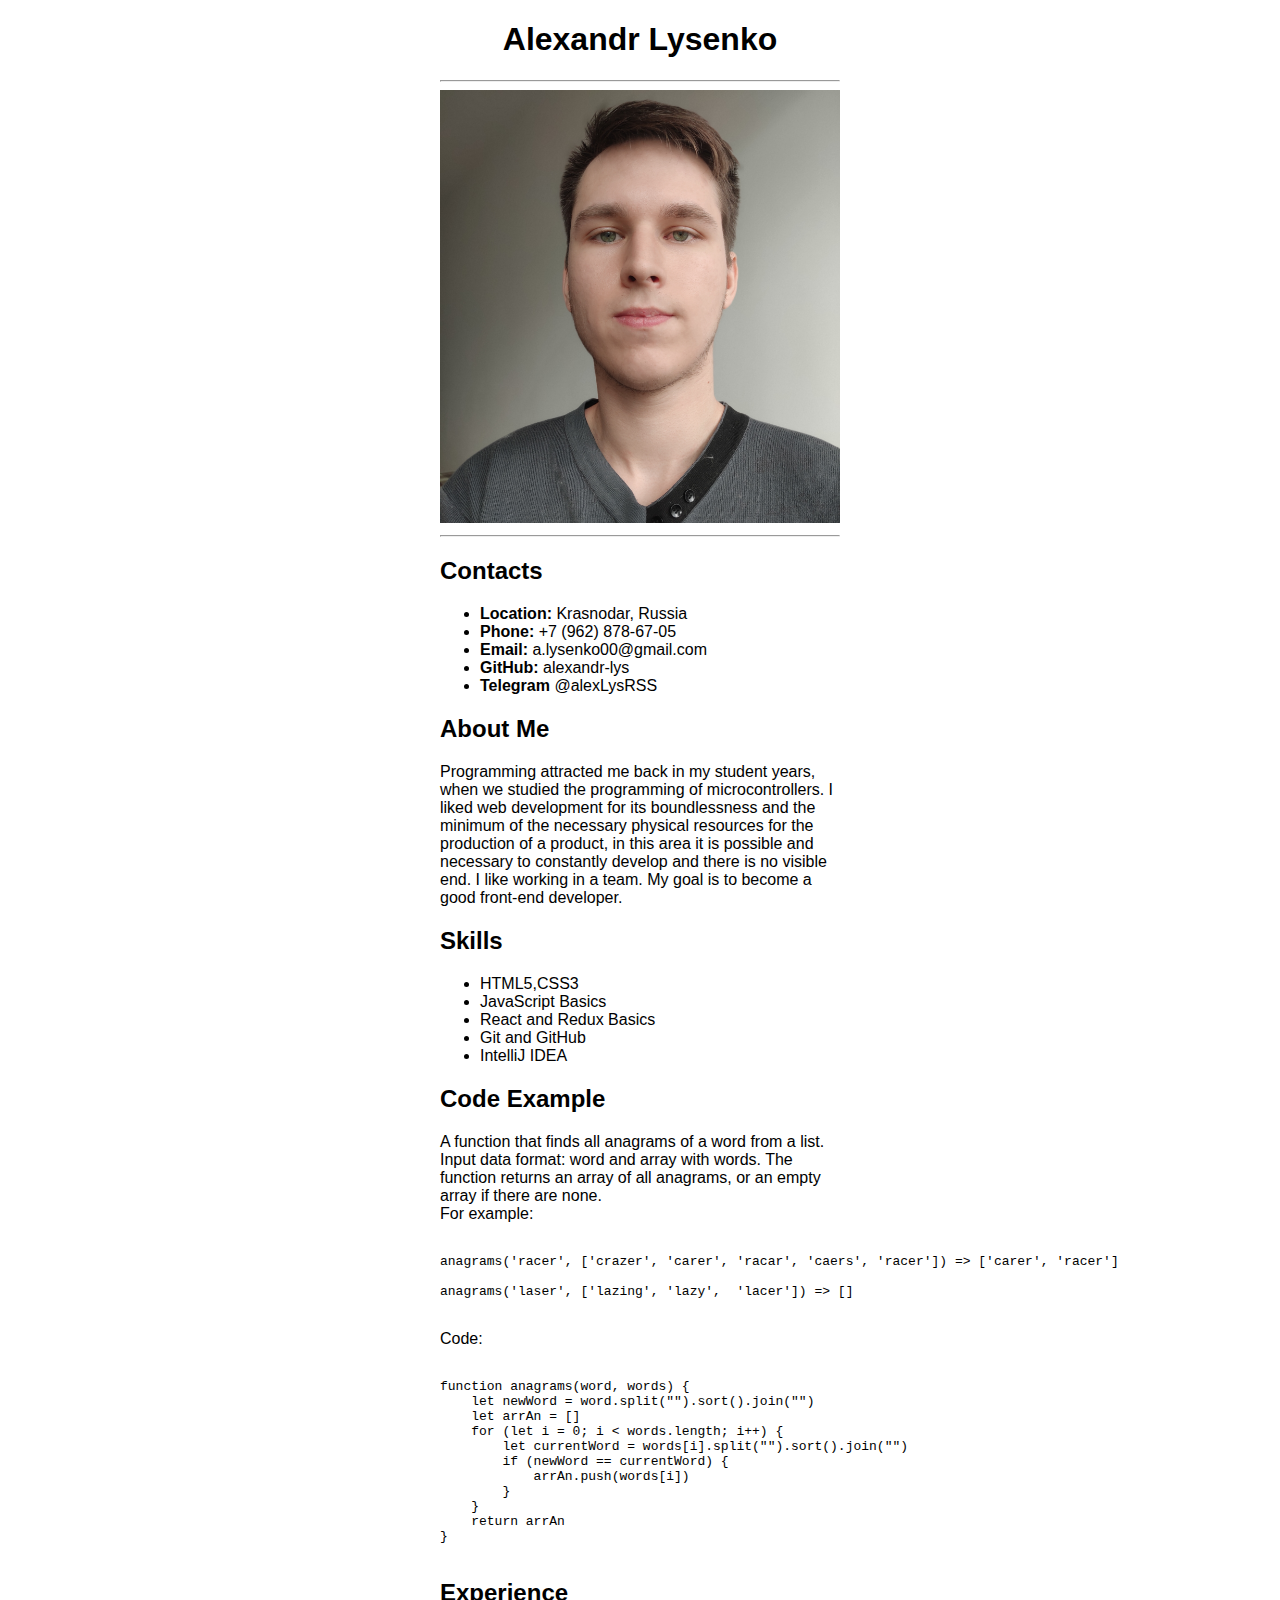
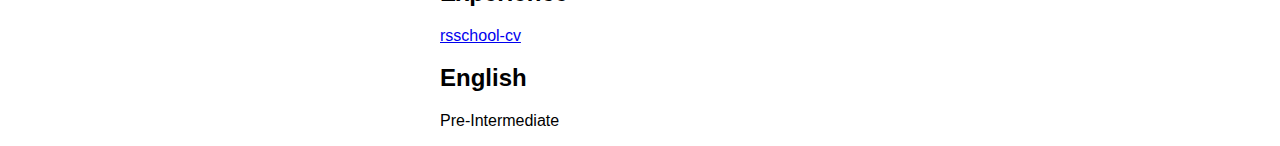
<file: index.html>
<!doctype html>
<html lang="ru">
<head>
    <meta charset="UTF-8">
    <meta name="viewport"
          content="width=device-width, user-scalable=no, initial-scale=1.0, maximum-scale=1.0, minimum-scale=1.0">
    <meta http-equiv="X-UA-Compatible" content="ie=edge">
    <title>CV</title>
    <link rel="stylesheet" href="style.css">
</head>
<body>
<h1>Alexandr Lysenko</h1>
<hr>
<img src="photo.png" alt="Photo" style="width:400px;height:30%;">
<hr>
<h2>Contacts</h2>
<ul>
    <li><b>Location:</b> Krasnodar, Russia</li>
    <li><b>Phone:</b> +7 (962) 878-67-05</li>
    <li><b>Email:</b> a.lysenko00@gmail.com</li>
    <li><b>GitHub:</b> alexandr-lys</li>
    <li><b>Telegram</b> @alexLysRSS</li>
</ul>

<h2>About Me</h2>
<p>Programming attracted me back in my student years, when we studied the programming of microcontrollers. I liked web
    development for its boundlessness and the minimum of the necessary physical resources for the production of a
    product, in this area it is possible and necessary to constantly develop and there is no visible end. I like working
    in a team. My goal is to become a good front-end developer.</p>

<h2>Skills</h2>
<ul>
    <li>HTML5,CSS3</li>
    <li>JavaScript Basics</li>
    <li>React and Redux Basics</li>
    <li>Git and GitHub</li>
    <li>IntelliJ IDEA</li>
</ul>
<h2>Code Example</h2>
<p>A function that finds all anagrams of a word from a list. Input data format: word and array with words. The function
    returns an array of all anagrams, or an empty array if there are none. <br>For example:</p>
<pre>
<code>
anagrams('racer', ['crazer', 'carer', 'racar', 'caers', 'racer']) => ['carer', 'racer']

anagrams('laser', ['lazing', 'lazy',  'lacer']) => []
</code>
</pre>
<p>Code:</p>
<pre>
<code>
function anagrams(word, words) {
    let newWord = word.split("").sort().join("")
    let arrAn = []
    for (let i = 0; i < words.length; i++) {
        let currentWord = words[i].split("").sort().join("")
        if (newWord == currentWord) {
            arrAn.push(words[i])
        }
    }
    return arrAn
}
</code>
</pre>

<h2>Experience</h2>
<a href="https://github.com/Alexandr-Lys/rsschool-cv">rsschool-cv</a>

<h2>English</h2>
<p>Pre-Intermediate</p>
</body>
</html>
</file>
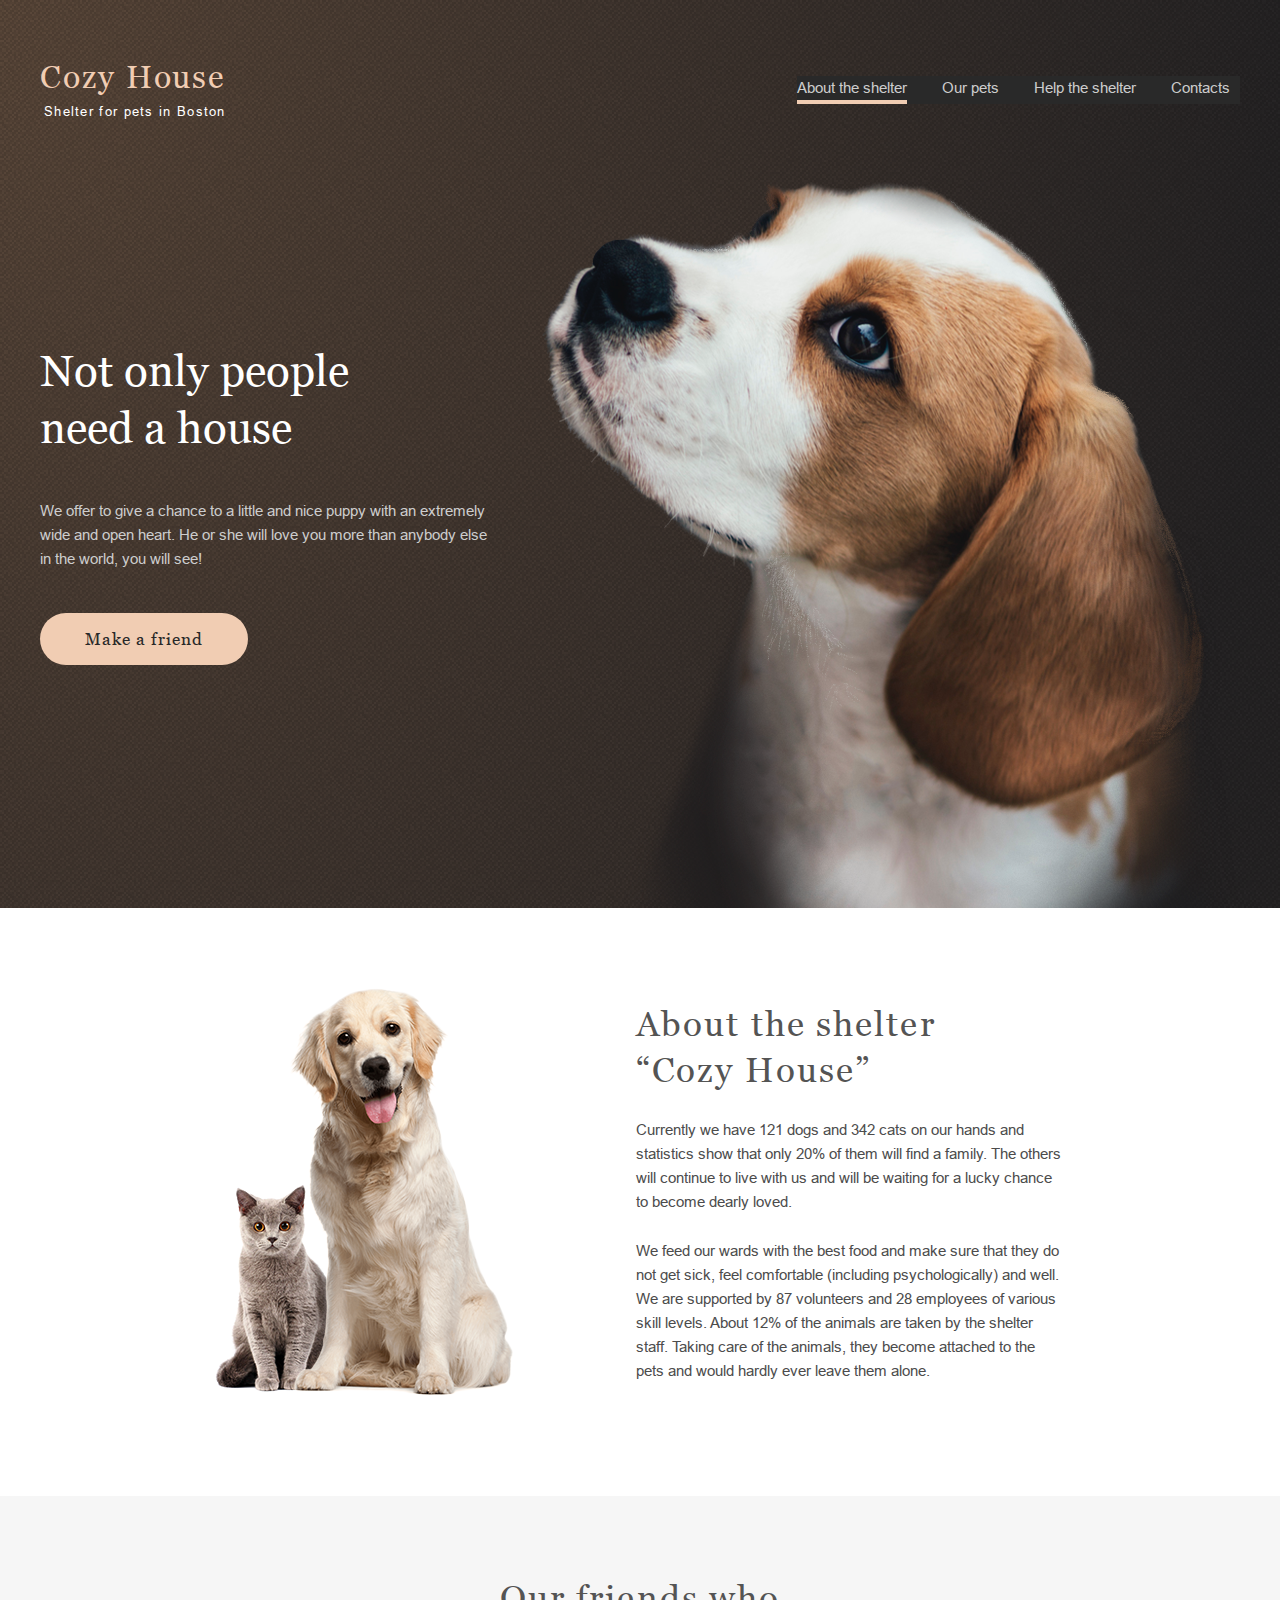
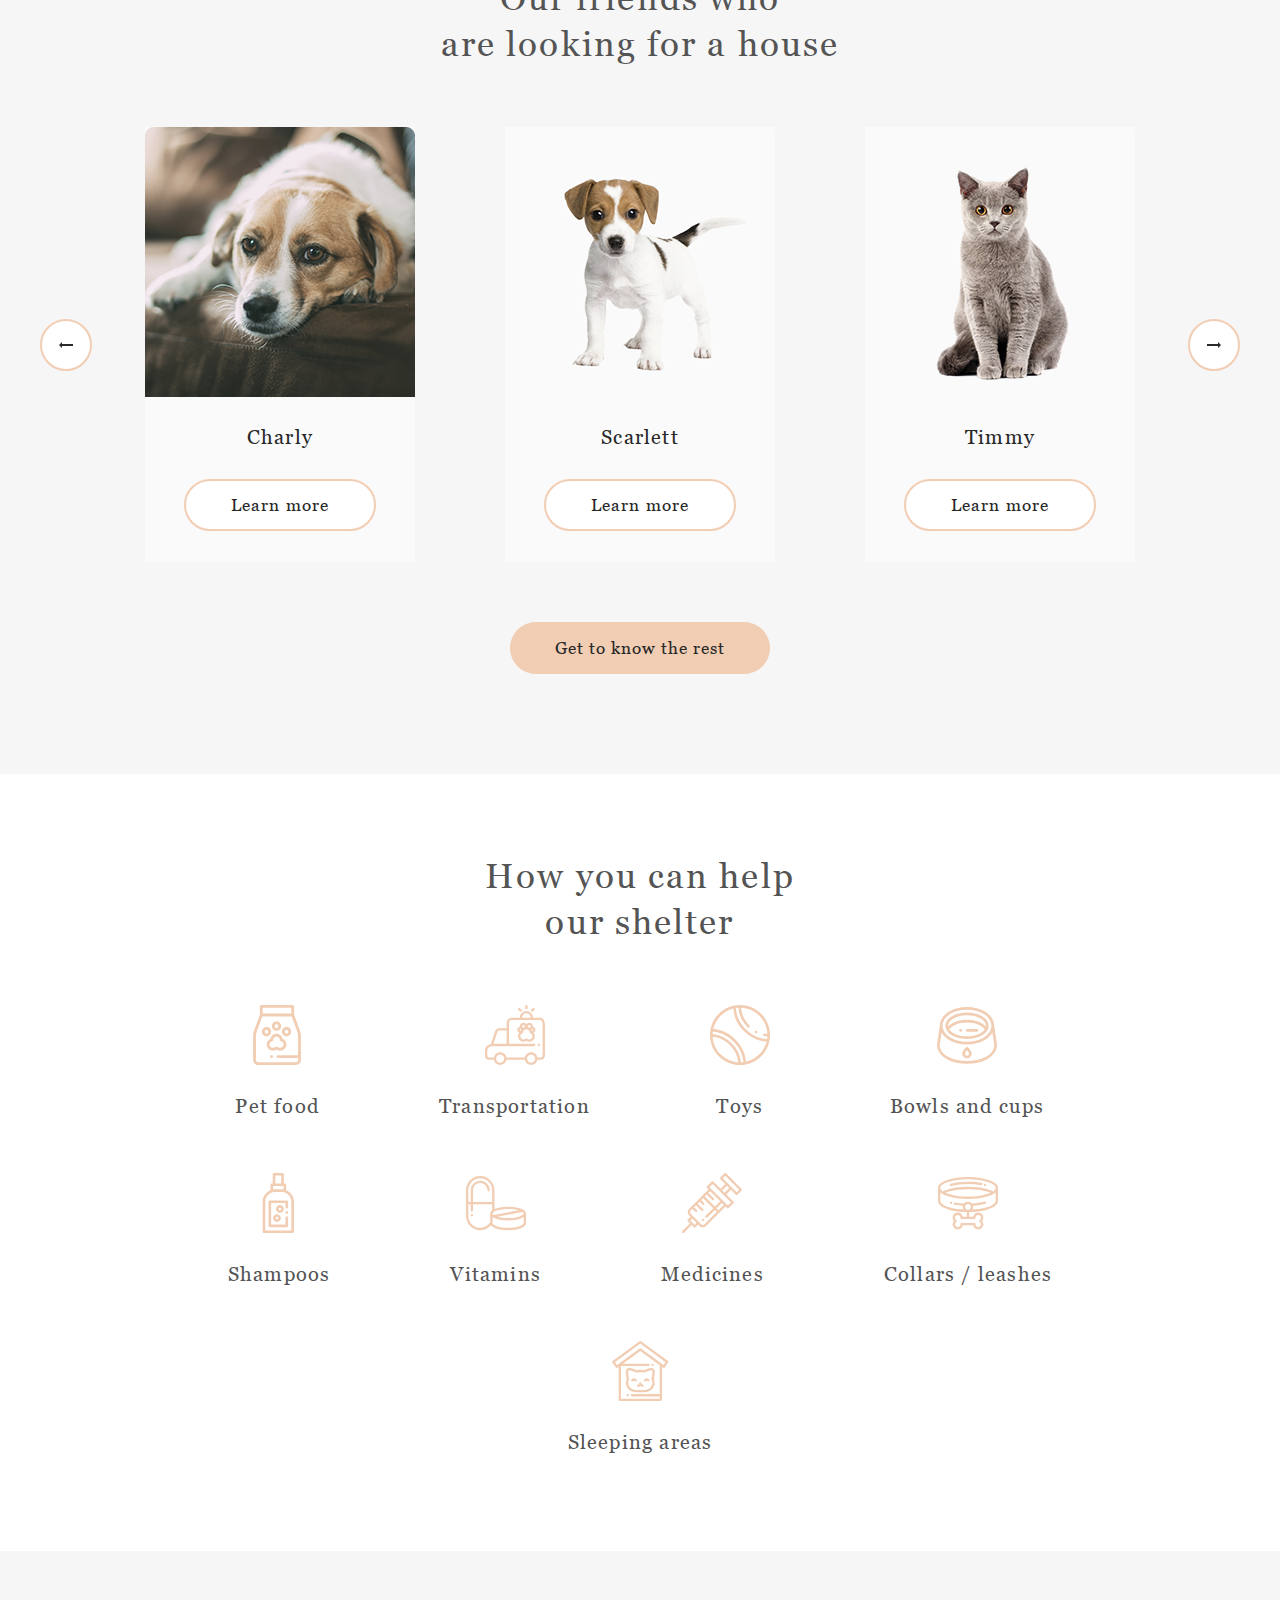
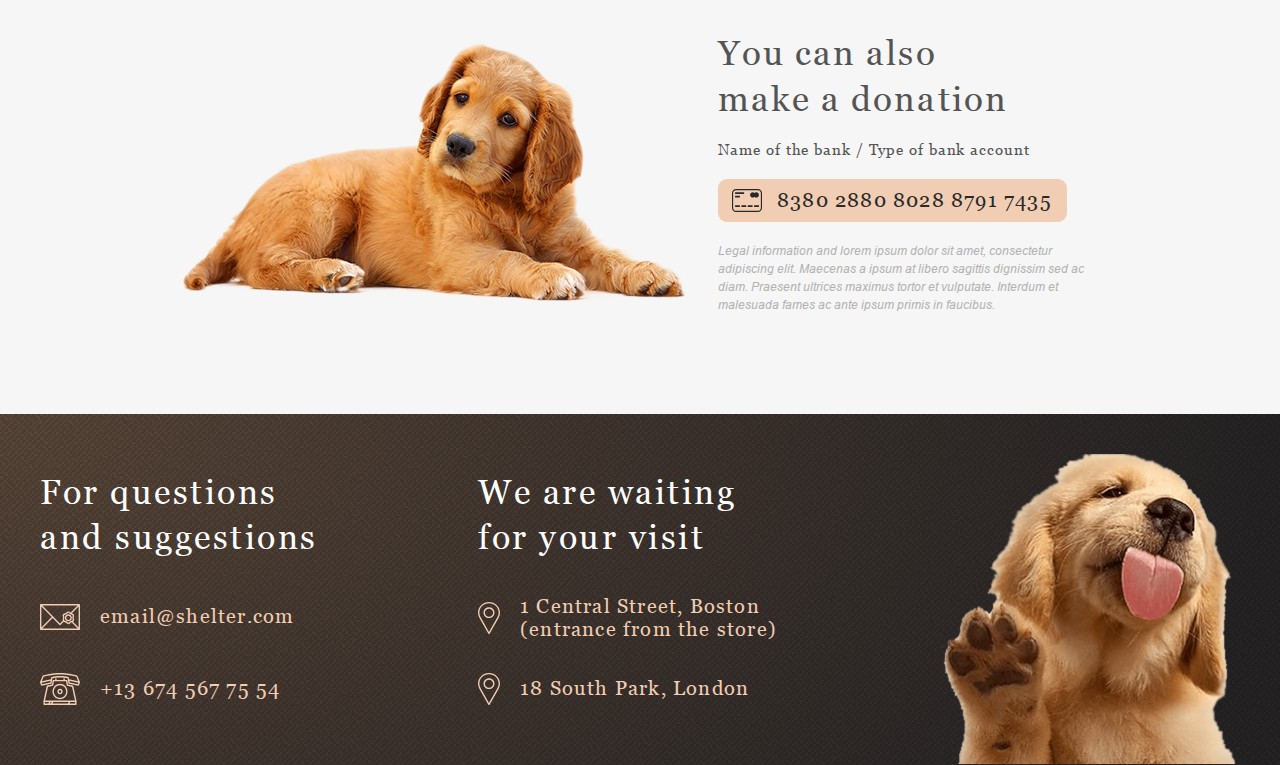
<file: shelter/index.html>
<!DOCTYPE html>
<html lang="en">

<head>
    <meta charset="UTF-8">
    <meta name="viewport" content="width=device-width, initial-scale=1.0">
    <title>Shelter</title>
    <link rel="stylesheet" href="css/normalize.css">
    <link rel="stylesheet" href="css/sass/main.css">

</head>

<body>
    <div class="main">
        <div class="background-wrapper background-wrapper_transparent">
            <div class="wrapper">
                <header class="header header_dark">
                    <div class="logo">
                        <a href="#">
                            <h1 class="logo__title">Cozy House</h1>
                            <div class="logo__subtitle">Shelter for pets in Boston</div>
                        </a>
                    </div>
                    <span class="burger">
                        <span class="burger__line"></span>
                    </span>
                    <div class="nav-menu-wrapper">
                        <ul class="nav-menu">
                        <li class="nav-menu__item nav-menu__item_active"><a class="active" href="#">About the
                                shelter</a>
                        </li>
                        <li class="nav-menu__item"><a href="pets.html">Our pets</a></li>
                        <li class="nav-menu__item"><a href="#help">Help the shelter</a></li>
                        <li class="nav-menu__item"><a href="#contacts">Contacts</a></li>
                    </ul></div>
                    
                </header>
                <div class="main-content">
                    <div class="main-content__text">
                        <h2>Not only people need a house</h2>
                        <p>We offer to give a chance to a little
                            and nice puppy with an extremely wide and open heart.
                            He or she will love you more than anybody else in
                            the world, you will see!</p>
                        <a href="#pets"><button class="button-primary">Make a friend</button></a>
                    </div>
                    <img class="main-content__img" src="assets/images/start-screen-puppy.png" alt="">
                </div>
            </div>
        </div>

        <div class="wrapper">
            <div class="about">
                <img src="assets/images/about-pets.png" alt="" class="about__img">

                <div class="about__text">
                    <h3>About the shelter “Cozy House”</h3>
                    <p>Currently we have 121 dogs and 342 cats on our hands and statistics show that only 20% of them
                        will
                        find a family. The others will continue to live with us and will be waiting for a lucky chance
                        to
                        become dearly loved.</p>
                    <p>We feed our wards with the best food and make sure that they do not get sick, feel comfortable
                        (including psychologically) and well. We are supported by 87 volunteers and 28 employees of
                        various
                        skill levels. About 12% of the animals are taken by the shelter staff. Taking care of the
                        animals,
                        they become attached to the pets and would hardly ever leave them alone.</p>
                </div>
            </div>
        </div>

        <div class="background-wrapper background-wrapper_light" id="pets">
            <div class="wrapper">
                <div class="pets">
                    <h3>Our friends who<br>
                        are looking for a house</h3>
                    <div class="pets-slider">
                        <button class="button button-left"><img class="arrow" src="assets/icons/Arrow.svg"
                                alt=""></button>
                        <div class="slider-container">
                            <div class="slider-wrapper"></div>
                        </div>
                        <button class="button button_right button-right"><img src="assets/icons/Arrow.svg"
                                alt=""></button>
                    </div>
                    <a href="pets.html">
                        <button class="button-primary button-primary_center">Get to know the rest</button>
                    </a>
                </div>
            </div>
        </div>

        <div class="wrapper" id="help">
            <div class="help">
                <h3>How you can help
                    our shelter</h3>
                <div class="help__list">
                    <div class="help__list-item"><img src="assets/icons/icon-pet-food.svg" alt="">
                        <h4>Pet
                            food</h4>
                    </div>
                    <div class="help__list-item"><img src="assets/icons/icon-transportation.svg" alt="">
                        <h4>
                            Transportation</h4>
                    </div>
                    <div class="help__list-item"><img src="assets/icons/icon-toys.svg" alt="">
                        <h4>
                            Toys</h4>
                    </div>
                    <div class="help__list-item"><img src="assets/icons/icon-bowls-and-cups.svg" alt="">
                        <h4>Bowls
                            and cups</h4>
                    </div>
                    <div class="help__list-item"><img src="assets/icons/icon-shampoos.svg" alt="">
                        <h4>
                            Shampoos</h4>
                    </div>
                    <div class="help__list-item"><img src="assets/icons/icon-vitamins.svg" alt="">
                        <h4>
                            Vitamins</h4>
                    </div>
                    <div class="help__list-item"><img src="assets/icons/icon-medicines.svg" alt="">
                        <h4>
                            Medicines</h4>
                    </div>
                    <div class="help__list-item"><img src="assets/icons/icon-collars-leashes.svg" alt="">
                        <h4>Collars
                            / leashes</h4>
                    </div>
                    <div class="help__list-item"><img src="assets/icons/icon-sleeping-area.svg" alt="">
                        <h4>Sleeping
                            areas</h4>
                    </div>
                </div>
            </div>
        </div>

        <div class="background-wrapper background-wrapper_light">
            <div class="wrapper">
                <div class="donation">
                    <img class="donation__img" src="assets/images/donation-dog.png" alt="">
                    <div class="donation__content">
                        <h3 class="donation__content-header">You can also make a donation</h3>
                        <h5>Name of the bank / Type of bank account</h5>
                        <button><img src="assets/icons/credit-card.svg" alt=""><a href="#">8380 2880 8028 8791 7435</a>
                        </button>
                        <p>Legal information and lorem ipsum dolor sit amet, consectetur adipiscing elit. Maecenas a
                            ipsum
                            at
                            libero
                            sagittis dignissim sed ac diam. Praesent ultrices maximus tortor et vulputate. Interdum et
                            malesuada
                            fames ac ante ipsum primis in faucibus.</p>
                    </div>
                </div>
            </div>
        </div>

        <footer class="background-wrapper background-wrapper_transparent" id="contacts">
            <div class="wrapper">
                <div class="footer-content">
                    <div class="contacts">
                        <h3>For questions and suggestions</h3>
                        <a href="mailto:email@shelter.com">
                            <div class="contacts__mail">
                                <img src="assets/icons/icon-email.svg" alt="">
                                <p>email@shelter.com</p>
                            </div>
                        </a>
                        <a href="tel:+13 674 567 75 54">
                            <div class="contacts__phone">
                                <img src="assets/icons/icon-phone.svg" alt="">
                                <p>+13 674 567 75 54</p>
                            </div>
                        </a>
                    </div>
                    <div class="locations">
                        <h3>We are waiting for your visit</h3>
                        <a
                            href="https://www.google.ru/maps/place/1+Central+St,+Boston,+MA+02109,+USA/@42.3585519,-71.056915,17z/data=!3m1!4b1!4m5!3m4!1s0x89e370868bc2ce7b:0x82fa7db94f5fea9e!8m2!3d42.3585519!4d-71.0547263?hl=en">
                            <div class="locations__boston">
                                <img src="assets/icons/icon-marker.svg" alt="">
                                <p>1 Central Street, Boston (entrance from the store)</p>
                            </div>
                        </a>
                        <a
                            href="https://www.google.ru/maps/place/18+S+Park+Rd,+London,+UK/@51.4441294,-0.2098376,17z/data=!3m1!4b1!4m5!3m4!1s0x48760f46ff61dba9:0x5696e3b778e1f425!8m2!3d51.4441261!4d-0.2076489?hl=en">
                            <div class="locations__london">
                                <img src="assets/icons/icon-marker.svg" alt="">
                                <p>18 South Park, London</p>
                            </div>
                        </a>
                    </div>
                    <img class="footer-pet" src="assets/images/footer-puppy.png" alt="">
                </div>
            </div>
        </footer>
    </div>
    <script src="js/index.js"></script>


</body>

</html>
</file>
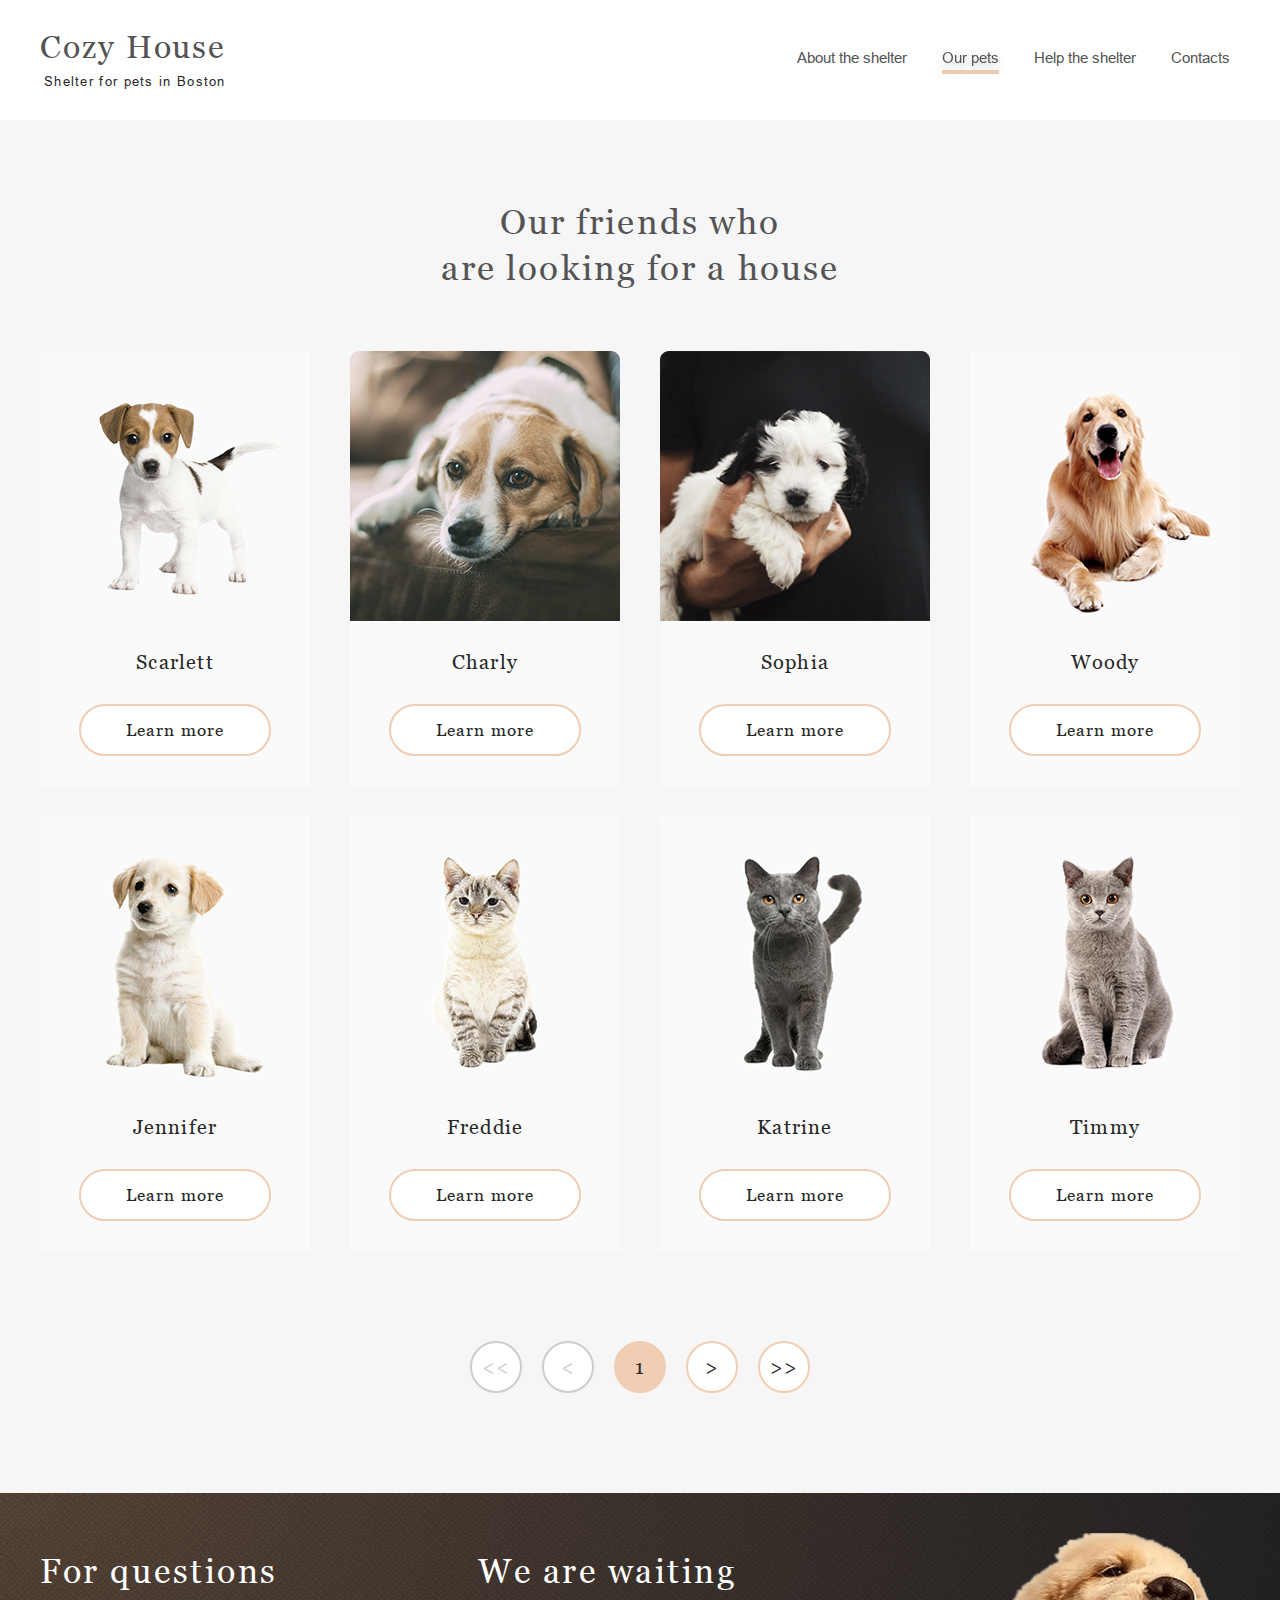
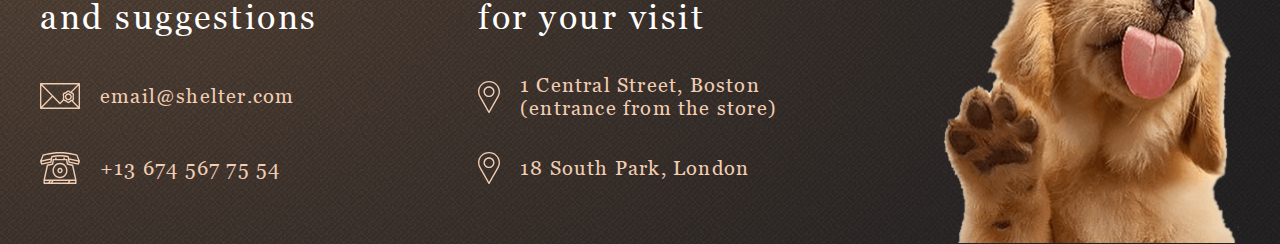
<file: shelter/pets.html>
<!DOCTYPE html>
<html lang="en">
<head>
    <meta charset="UTF-8">
    <meta name="viewport" content="width=device-width, initial-scale=1.0">
    <title>Our pets</title>
    <link rel="stylesheet" href="css/normalize.css">
    <link rel="stylesheet" href="css/sass/pets.css">

</head>
<body>
<div class="our-pets">
    <div class="wrapper-sticky">
            <div class="wrapper wrapper-active">
                <header class="header header_light">
                    <div class="logo logo_dark">
                        <a href="index.html">
                            <h1 class="logo__title">Cozy House</h1>
                            <div class="logo__subtitle">Shelter for pets in Boston</div>
                        </a>
                    </div>
                    <span class="burger">
                    <span class="burger__line"></span>
                </span>
                <div class="nav-menu-wrapper">
                    <ul class="nav-menu">
                        <li class="nav-menu__item"><a href="index.html">About the shelter</a></li>
                        <li class="nav-menu__item nav-menu__item_active"><a class="active" href="#">Our pets</a></li>
                        <li class="nav-menu__item"><a href="index.html#help">Help the shelter</a></li>
                        <li class="nav-menu__item"><a href="#contacts">Contacts</a></li>
                </ul>
            </div>
                </header>
            </div>
        </div>

    <div class="background-wrapper_light" id="pets">
        <div class="wrapper">
            <div class="pets">
                <h3 class="pets__title">Our friends who<br>
                    are looking for a house</h3>

                <div class="cards-container"></div>

                <div class="navigation">
                    <button class="button button_disable button-left-end"> <<</button>
                    <button class="button button_disable button-left"> <</button>
                    <button class="button button_fix button-counter"> 1</button>
                    <button class="button button-right"> > </button>
                    <button class="button button-right-end"> >> </button>
                </div>
            </div>
        </div>
    </div>

    <footer class="background-wrapper background-wrapper_transparent" id="contacts">
        <div class="wrapper">
            <div class="footer-content">
                <div class="contacts">
                    <h3>For questions and suggestions</h3>
                    <a href="mailto:email@shelter.com">
                        <div class="contacts__mail">
                            <img src="assets/icons/icon-email.svg" alt="">
                            <p>email@shelter.com</p>
                        </div>
                    </a>
                    <a href="tel:+13 674 567 75 54">
                        <div class="contacts__phone">
                            <img src="assets/icons/icon-phone.svg" alt="">
                            <p>+13 674 567 75 54</p>
                        </div>
                    </a>
                </div>
                <div class="locations">
                    <h3>We are waiting for your visit</h3>
                    <a href="https://www.google.ru/maps/place/1+Central+St,+Boston,+MA+02109,+USA/@42.3585519,-71.056915,17z/data=!3m1!4b1!4m5!3m4!1s0x89e370868bc2ce7b:0x82fa7db94f5fea9e!8m2!3d42.3585519!4d-71.0547263?hl=en">
                        <div class="locations__boston">
                            <img src="assets/icons/icon-marker.svg" alt="">
                            <p>1 Central Street, Boston (entrance from the store)</p>
                        </div>
                    </a>
                    <a href="https://www.google.ru/maps/place/18+S+Park+Rd,+London,+UK/@51.4441294,-0.2098376,17z/data=!3m1!4b1!4m5!3m4!1s0x48760f46ff61dba9:0x5696e3b778e1f425!8m2!3d51.4441261!4d-0.2076489?hl=en">
                        <div class="locations__london">
                            <img src="assets/icons/icon-marker.svg" alt="">
                            <p>18 South Park, London</p>
                        </div>
                    </a>
                </div>
                <img class="footer-pet" src="assets/images/footer-puppy.png" alt="">
            </div>
        </div>
    </footer>
</div>
<script src="js/index.js"></script>
</body>
</html>
</file>
<file: style.css>
body{
    font-family: Arial, sans-serif;
    width: 400px;
    margin: auto;
}
h1{
    text-align: center;
}
</file>
<file: shelter/css/sass/main.css>
@font-face {
  font-family: "Georgia";
  font-style: normal;
  font-weight: 400;
  src: url("../../assets/fonts/Georgia.ttf") format("truetype"), url("../../assets/fonts/Georgia.woff") format("woff"), url("../../assets/fonts/Georgia.eot") format("embedded-opentype");
}

@font-face {
  font-family: "Arial";
  font-style: normal;
  font-weight: 400;
  src: url("../../assets/fonts/ArialMT.ttf") format("truetype"), url("../../assets/fonts/ArialMT.woff") format("woff"), url("../../assets/fonts/ArialMT.eot") format("embedded-opentype");
}

@font-face {
  font-family: "Arial Italic";
  font-style: normal;
  font-weight: 400;
  src: url("../../assets/fonts/Arial-ItalicMT.ttf") format("truetype"), url("../../assets/fonts/Arial-ItalicMT.woff") format("woff"), url("../../assets/fonts/Arial-ItalicMT.eot") format("embedded-opentype");
}

.button {
  width: 52px;
  height: 52px;
  border: 2px solid #F1CDB3;
  border-radius: 100px;
  display: -webkit-box;
  display: -ms-flexbox;
  display: flex;
  -webkit-box-align: center;
      -ms-flex-align: center;
          align-items: center;
  -webkit-box-pack: center;
      -ms-flex-pack: center;
          justify-content: center;
  color: #292929;
  background: #FFFFFF;
  font-family: "Georgia", serif;
  font-weight: 400;
  font-size: 20px;
  line-height: 115%;
  letter-spacing: 0.06em;
  color: #292929;
  margin: 0;
  padding: 0;
}

.button:hover {
  cursor: pointer;
  background: #FDDCC4;
}

.button-primary {
  background: #F1CDB3;
  border-style: none;
  border-radius: 100px;
  padding: 15px 45px;
  height: 52px;
  display: -webkit-box;
  display: -ms-flexbox;
  display: flex;
  -webkit-box-align: center;
      -ms-flex-align: center;
          align-items: center;
  -webkit-box-pack: center;
      -ms-flex-pack: center;
          justify-content: center;
  font-family: "Georgia", serif;
  font-weight: 400;
  font-size: 17px;
  line-height: 130%;
  letter-spacing: 0.06em;
  color: #292929;
}

.button-primary:hover {
  cursor: pointer;
  background: #FDDCC4;
}

.button-light {
  border: 2px solid #F1CDB3;
  border-radius: 100px;
  padding: 15px 45px;
  background: #FFFFFF;
  display: -webkit-box;
  display: -ms-flexbox;
  display: flex;
  -webkit-box-align: center;
      -ms-flex-align: center;
          align-items: center;
  -webkit-box-pack: center;
      -ms-flex-pack: center;
          justify-content: center;
  height: 52px;
  font-family: "Georgia", serif;
  font-weight: 400;
  font-size: 17px;
  line-height: 130%;
  letter-spacing: 0.06em;
  color: #292929;
}

.button-light:hover {
  cursor: pointer;
  background: #FDDCC4;
}

.button_disable {
  color: #CDCDCD;
  border: 2px solid #CDCDCD;
}

.button_disable:hover {
  cursor: auto;
  background: #FFFFFF;
}

.button_fix {
  background: #F1CDB3;
}

.button_fix:hover {
  cursor: auto;
  background: #F1CDB3;
}

.button_right {
  -webkit-transform: rotate(180deg);
          transform: rotate(180deg);
}

.logo {
  width: 186px;
  height: 60px;
}

.logo__title {
  margin: 0;
  font-family: "Georgia", serif;
  font-weight: 400;
  font-size: 32px;
  line-height: 35.2px;
  letter-spacing: 0.06em;
  color: #F1CDB3;
}

.logo__subtitle {
  margin-top: 9px;
  margin-left: 4px;
  font-family: "Arial", sans-serif;
  font-weight: 400;
  font-size: 13px;
  line-height: 15px;
  letter-spacing: 0.1em;
  color: #FFFFFF;
}

.logo_dark .logo__title {
  color: #545454;
}

.logo_dark .logo__subtitle {
  color: #292929;
}

* {
  -webkit-box-sizing: border-box;
          box-sizing: border-box;
  margin: 0;
  text-decoration: none;
  color: #292929;
  padding: 0;
}

.main {
  display: -webkit-box;
  display: -ms-flexbox;
  display: flex;
  -webkit-box-orient: vertical;
  -webkit-box-direction: normal;
      -ms-flex-direction: column;
          flex-direction: column;
  -webkit-box-align: start;
      -ms-flex-align: start;
          align-items: start;
}

h3 {
  font-family: "Georgia", serif;
  font-weight: 400;
  font-size: 35px;
  line-height: 130%;
  letter-spacing: 0.06em;
  color: #545454;
}

@media (max-width: 767px) {
  h3 {
    font-family: "Georgia", serif;
    font-weight: 400;
    font-size: 25px;
    line-height: 32.5px;
    letter-spacing: 0.06em;
    color: #545454;
  }
}

.background-wrapper {
  width: 100%;
}

.background-wrapper_transparent {
  background-image: url(../../assets/images/noise_lines_transparent@2X.png), radial-gradient(100% 215.42% at 0% 0%, #5B483A 0%, #262425 100%);
}

.background-wrapper_light {
  background-color: #F6F6F6;
}

.wrapper {
  margin: 0 auto;
  width: 1200px;
}

@media (max-width: 1279px) {
  .wrapper {
    width: 100%;
    padding: 0 30px;
  }
}

@media (max-width: 767px) {
  .wrapper {
    padding: 0 10px;
  }
}

.header {
  display: -webkit-box;
  display: -ms-flexbox;
  display: flex;
  -webkit-box-align: center;
      -ms-flex-align: center;
          align-items: center;
  -webkit-box-pack: justify;
      -ms-flex-pack: justify;
          justify-content: space-between;
}

.header_dark {
  padding-top: 60px;
}

@media (max-width: 1279px) {
  .header_dark {
    padding-top: 30px;
  }
}

.header_dark .nav-menu-wrapper {
  background-color: #292929;
}

.header_dark .nav-menu__item a {
  font-family: "Arial", sans-serif;
  font-weight: 400;
  font-size: 15px;
  line-height: 160%;
  letter-spacing: normal;
  color: #CDCDCD;
}

.header_dark .nav-menu__item a:hover {
  color: #FAFAFA;
}

.header_dark .nav-menu_burger .nav-menu__item a {
  font-family: "Arial", sans-serif;
  font-weight: 400;
  font-size: 32px;
  line-height: 51px;
  letter-spacing: normal;
  color: #FAFAFA;
}

.header_light {
  padding: 30px 0;
  background: #FFFFFF;
}

.header_light .nav-menu-wrapper {
  background-color: #FFFFFF;
}

.header_light .nav-menu__item .active {
  color: #545454;
  -webkit-filter: drop-shadow(0px 4px 4px rgba(0, 0, 0, 0.25));
          filter: drop-shadow(0px 4px 4px rgba(0, 0, 0, 0.25));
}

.header_light .nav-menu__item a {
  font-family: "Arial", sans-serif;
  font-weight: 400;
  font-size: 15px;
  line-height: 160%;
  letter-spacing: normal;
  color: #545454;
}

.header_light .nav-menu__item a:hover {
  color: #292929;
}

.header_light .nav-menu_burger .nav-menu__item a {
  font-family: "Arial", sans-serif;
  font-weight: 400;
  font-size: 32px;
  line-height: 51px;
  letter-spacing: normal;
  color: #292929;
}

@media (max-width: 767px) {
  .header {
    padding-right: 43px;
    -webkit-box-pack: end;
        -ms-flex-pack: end;
            justify-content: flex-end;
    position: relative;
  }
  .header .logo {
    position: relative;
    margin-right: 41px;
    width: 186px;
    z-index: 1600;
  }
}

.header .nav-menu {
  width: 443px;
  display: -webkit-box;
  display: -ms-flexbox;
  display: flex;
}

@media (max-width: 767px) {
  .header .nav-menu {
    display: none;
  }
}

.header .nav-menu__item {
  margin-left: 35px;
  list-style: none;
}

.header .nav-menu__item_active {
  border-bottom: 4px #F1CDB3 solid;
}

.header .nav-menu__item:first-child {
  margin-left: 0;
}

.header .nav-menu-wrapper {
  right: -320px;
}

.header .nav-menu-wrapper_open {
  -webkit-animation-name: burger-open;
          animation-name: burger-open;
  -webkit-animation-duration: 1s;
          animation-duration: 1s;
  position: fixed;
  top: 0;
  bottom: 0;
  width: 320px;
  height: 100%;
  right: 0;
  display: -webkit-box;
  display: -ms-flexbox;
  display: flex;
  -webkit-box-orient: vertical;
  -webkit-box-direction: normal;
      -ms-flex-direction: column;
          flex-direction: column;
  -webkit-box-pack: center;
      -ms-flex-pack: center;
          justify-content: center;
  z-index: 1500;
}

.header .nav-menu-wrapper_close {
  -webkit-animation-name: burger-close;
          animation-name: burger-close;
  -webkit-animation-duration: 1s;
          animation-duration: 1s;
}

.header .nav-menu_burger {
  width: 320px;
  position: relative;
  -webkit-transition-duration: 1s;
          transition-duration: 1s;
  display: -webkit-box;
  display: -ms-flexbox;
  display: flex;
  -webkit-box-orient: vertical;
  -webkit-box-direction: normal;
      -ms-flex-direction: column;
          flex-direction: column;
  -webkit-box-align: center;
      -ms-flex-align: center;
          align-items: center;
  text-align: center;
}

.header .nav-menu_burger .nav-menu__item {
  margin: 0 0 40px;
  width: 243px;
}

@-webkit-keyframes burger-open {
  from {
    right: -320px;
  }
  to {
    right: 0;
  }
}

@keyframes burger-open {
  from {
    right: -320px;
  }
  to {
    right: 0;
  }
}

@-webkit-keyframes burger-close {
  from {
    right: 0;
  }
  to {
    right: -320px;
  }
}

@keyframes burger-close {
  from {
    right: 0;
  }
  to {
    right: -320px;
  }
}

.burger__line, .burger:before, .burger:after {
  content: "";
  display: none;
  position: absolute;
  background-color: #F1CDB3;
  width: 100%;
  height: 2px;
}

@media (max-width: 767px) {
  .burger__line, .burger:before, .burger:after {
    display: inline-block;
  }
}

.burger {
  -webkit-transition-duration: .5s;
          transition-duration: .5s;
  display: none;
  position: relative;
  width: 30px;
  height: 22px;
  z-index: 1600;
}

.burger__line {
  top: calc(50% - 1px);
}

.burger:before {
  top: 0;
  left: 0;
}

.burger:after {
  bottom: 0;
  left: 0;
}

.burger_active {
  -webkit-transition-duration: .5s;
          transition-duration: .5s;
  -webkit-transform: rotate(90deg);
          transform: rotate(90deg);
}

@media (max-width: 767px) {
  .burger {
    display: block;
  }
}

@-webkit-keyframes modal-animation-open {
  from {
    -webkit-transform: scale(0%);
            transform: scale(0%);
  }
  to {
    -webkit-transform: none;
            transform: none;
  }
}

@keyframes modal-animation-open {
  from {
    -webkit-transform: scale(0%);
            transform: scale(0%);
  }
  to {
    -webkit-transform: none;
            transform: none;
  }
}

@-webkit-keyframes modal-animation-close {
  to {
    -webkit-transform: scale(0%);
            transform: scale(0%);
  }
}

@keyframes modal-animation-close {
  to {
    -webkit-transform: scale(0%);
            transform: scale(0%);
  }
}

.close {
  -webkit-animation-name: modal-animation-close;
          animation-name: modal-animation-close;
  -webkit-animation-duration: .5s;
          animation-duration: .5s;
}

.open {
  -webkit-animation-name: modal-animation-open;
          animation-name: modal-animation-open;
  -webkit-animation-duration: .5s;
          animation-duration: .5s;
}

.overlay {
  position: fixed;
  top: 0;
  right: 0;
  bottom: 0;
  left: 0;
  background: rgba(41, 41, 41, 0.6);
  z-index: 1050;
  display: -webkit-box;
  display: -ms-flexbox;
  display: flex;
  -webkit-box-orient: vertical;
  -webkit-box-direction: normal;
      -ms-flex-direction: column;
          flex-direction: column;
  -webkit-box-pack: center;
      -ms-flex-pack: center;
          justify-content: center;
  -webkit-box-align: center;
      -ms-flex-align: center;
          align-items: center;
}

.overlay:hover {
  cursor: pointer;
}

.modal {
  position: relative;
  width: 900px;
  background-color: #FAFAFA;
  border-radius: 5px;
  -webkit-box-shadow: 0px 2px 35px 14px rgba(13, 13, 13, 0.04);
          box-shadow: 0px 2px 35px 14px rgba(13, 13, 13, 0.04);
  display: -webkit-box;
  display: -ms-flexbox;
  display: flex;
  -webkit-column-gap: 29px;
          column-gap: 29px;
}

.modal:hover {
  cursor: auto;
}

.modal .modal-img {
  width: 500px;
  height: -webkit-max-content;
  height: -moz-max-content;
  height: max-content;
}

.modal .modal-content {
  width: 351px;
  padding: 50px 0;
  position: relative;
  display: -webkit-box;
  display: -ms-flexbox;
  display: flex;
  -webkit-box-orient: vertical;
  -webkit-box-direction: normal;
      -ms-flex-direction: column;
          flex-direction: column;
  -webkit-box-align: start;
      -ms-flex-align: start;
          align-items: flex-start;
}

.modal .modal-content__title {
  color: black;
}

.modal .modal-content__subtitle {
  margin-top: 10px;
  font-family: "Georgia", serif;
  font-weight: 400;
  font-size: 20px;
  line-height: 23px;
  letter-spacing: 0.06em;
  color: black;
}

.modal .modal-content__description {
  margin: 40px 0;
  font-family: "Georgia", serif;
  font-weight: 400;
  font-size: 15px;
  line-height: 16.5px;
  letter-spacing: 0.06em;
  color: black;
}

.modal .modal-content__list {
  font-family: "Georgia", serif;
  font-weight: 400;
  font-size: 15px;
  line-height: 16.5px;
  letter-spacing: 0.06em;
  color: black;
}

.modal .modal-content__list li {
  list-style: none inside;
  margin-bottom: 10px;
  display: -webkit-box;
  display: -ms-flexbox;
  display: flex;
  -webkit-box-align: center;
      -ms-flex-align: center;
          align-items: center;
}

.modal .modal-content__list li:before {
  content: '';
  margin-right: 10px;
  width: 4px;
  height: 4px;
  background: url("../../assets/icons/dot.png");
}

@media (max-width: 1279px) {
  .modal {
    width: 630px;
    -webkit-column-gap: 11px;
            column-gap: 11px;
  }
  .modal .modal-img {
    width: 350px;
  }
  .modal .modal-content {
    width: 260px;
    padding: 10px 0;
  }
  .modal .modal-content__description {
    margin: 20px 0;
  }
  .modal .modal-content__list li {
    margin-bottom: 6px;
  }
}

@media (max-width: 767px) {
  .modal {
    width: 240px;
    -webkit-box-pack: center;
        -ms-flex-pack: center;
            justify-content: center;
  }
  .modal .modal-img {
    display: none;
  }
  .modal .modal-content {
    width: 220px;
    display: -webkit-box;
    display: -ms-flexbox;
    display: flex;
    -webkit-box-orient: vertical;
    -webkit-box-direction: normal;
        -ms-flex-direction: column;
            flex-direction: column;
  }
  .modal .modal-content__title {
    margin: 0 auto;
    font-family: "Georgia", serif;
    font-weight: 400;
    font-size: 35px;
    line-height: 45.5px;
    letter-spacing: 0.06em;
    color: black;
  }
  .modal .modal-content__subtitle {
    margin: 10px auto 0;
  }
  .modal .modal-content__description {
    text-align: justify;
    margin: 20px 0 24px;
    font-family: "Georgia", serif;
    font-weight: 400;
    font-size: 13px;
    line-height: 14.3px;
    letter-spacing: 0.06em;
    color: black;
  }
}

.modal__close-icon {
  position: absolute;
  left: 890px;
  top: -52px;
  width: 52px;
  height: 52px;
}

.modal__close-icon:hover {
  cursor: pointer;
}

@media (max-width: 1279px) {
  .modal__close-icon {
    left: 621px;
  }
}

@media (max-width: 767px) {
  .modal__close-icon {
    left: 218px;
  }
}

.main-content {
  margin-top: 60px;
  display: -webkit-box;
  display: -ms-flexbox;
  display: flex;
  -webkit-box-pack: justify;
      -ms-flex-pack: justify;
          justify-content: space-between;
}

.main-content__text {
  width: 460px;
  padding-top: 163px;
}

.main-content__text h2 {
  margin: 0;
  width: 84%;
  font-family: "Georgia", serif;
  font-weight: 400;
  font-size: 44px;
  line-height: 57px;
  letter-spacing: normal;
  color: #FFFFFF;
}

.main-content__text p {
  margin: 42px 0;
  font-family: "Arial", sans-serif;
  font-weight: 400;
  font-size: 15px;
  line-height: 160%;
  letter-spacing: normal;
  color: #CDCDCD;
}

.main-content__img {
  width: 698px;
  height: -webkit-max-content;
  height: -moz-max-content;
  height: max-content;
}

@media (max-width: 1279px) {
  .main-content {
    -ms-flex-wrap: wrap;
        flex-wrap: wrap;
    -webkit-box-pack: center;
        -ms-flex-pack: center;
            justify-content: center;
    margin: 0;
  }
  .main-content__text {
    padding: 60px 0 100px;
  }
  .main-content__img {
    width: calc(139px + 569px);
    padding-left: 139px;
  }
  .main-content button {
    margin: 0 auto;
  }
}

@media (max-width: 767px) {
  .main-content {
    margin: 0 auto;
    width: 300px;
    -webkit-box-pack: center;
        -ms-flex-pack: center;
            justify-content: center;
    text-align: center;
  }
  .main-content__text {
    width: 100%;
    padding-bottom: 105px;
  }
  .main-content h2 {
    margin: 0 auto;
    font-family: "Georgia", serif;
    font-weight: 400;
    font-size: 25px;
    line-height: 32.5px;
    letter-spacing: 0.06em;
    color: #FFFFFF;
  }
  .main-content img {
    width: 300px;
    padding-left: 40px;
  }
}

.about {
  display: -webkit-box;
  display: -ms-flexbox;
  display: flex;
  -ms-flex-wrap: wrap-reverse;
      flex-wrap: wrap-reverse;
  -webkit-box-pack: justify;
      -ms-flex-pack: justify;
          justify-content: space-between;
  width: 71%;
  margin: 0 auto;
}

.about__text {
  width: 430px;
  padding-top: 94px;
}

.about__text h3 {
  width: 85%;
}

.about__text p {
  font-family: "Arial", sans-serif;
  font-weight: 400;
  font-size: 15px;
  line-height: 160%;
  letter-spacing: normal;
  color: #4C4C4C;
  margin: 25px 0;
}

.about__img {
  padding: 80px 0 100px;
}

@media (max-width: 1279px) {
  .about__img {
    padding-top: 55px;
    padding-bottom: 98px;
  }
}

@media (max-width: 1279px) {
  .about {
    -webkit-box-pack: center;
        -ms-flex-pack: center;
            justify-content: center;
  }
  .about__text {
    padding-top: 80px;
  }
}

@media (max-width: 767px) {
  .about {
    width: 270px;
  }
  .about__text {
    text-align: center;
    padding-top: 42px;
  }
  .about__text h3 {
    width: 100%;
    margin-bottom: 25px;
  }
  .about__text p {
    font-family: "Arial", sans-serif;
    font-weight: 400;
    font-size: 15px;
    line-height: 24px;
    letter-spacing: normal;
    color: #4C4C4C;
    margin: 0 0 22px;
    text-align: justify;
  }
  .about__img {
    width: 260px;
    padding: 20px 0 40px;
  }
}

.pets {
  margin: 80px 0 100px 0;
}

.pets h3 {
  margin: 0 auto;
  width: 85%;
  text-align: center;
}

.pets .button-primary_center {
  margin: 0 auto;
}

.pets .pets-slider {
  padding: 60px 0;
  display: -webkit-box;
  display: -ms-flexbox;
  display: flex;
  -webkit-box-align: center;
      -ms-flex-align: center;
          align-items: center;
  -webkit-box-pack: justify;
      -ms-flex-pack: justify;
          justify-content: space-between;
}

.pets .pets-slider .slider-container {
  width: 990px;
  height: 435px;
  overflow: hidden;
}

.pets .pets-slider .slider-wrapper {
  display: -webkit-box;
  display: -ms-flexbox;
  display: flex;
  position: relative;
  left: 0;
}

.pets .pets-slider .slider-item {
  display: -webkit-box;
  display: -ms-flexbox;
  display: flex;
  -webkit-column-gap: 90px;
          column-gap: 90px;
  position: absolute;
}

.pets .pets-slider .slider-item_left {
  display: -webkit-box;
  display: -ms-flexbox;
  display: flex;
  -webkit-column-gap: 90px;
          column-gap: 90px;
  position: absolute;
  left: -990px;
}

.pets .pets-slider .slider-item_right {
  display: -webkit-box;
  display: -ms-flexbox;
  display: flex;
  -webkit-column-gap: 90px;
          column-gap: 90px;
  position: absolute;
  left: 990px;
}

.pets .pets-slider__card {
  margin: 0;
  width: 270px;
  height: 435px;
  background: #FAFAFA;
  font-family: "Georgia", serif;
  font-weight: 400;
  font-size: 20px;
  line-height: 23px;
  letter-spacing: 0.06em;
  color: #545454;
  text-align: center;
}

.pets .pets-slider__card p {
  margin: 24px 0;
}

.pets .pets-slider__card button {
  margin: 30px auto;
}

.pets .pets-slider__card:hover {
  cursor: pointer;
  background: #FFFFFF;
}

.pets .pets-slider__card:hover button {
  background: #FDDCC4;
}

@media (max-width: 1279px) {
  .pets .pets-slider .slider-container {
    width: 580px;
  }
  .pets .pets-slider .slider-wrapper {
    -webkit-box-pack: center;
        -ms-flex-pack: center;
            justify-content: center;
    -webkit-column-gap: 40px;
            column-gap: 40px;
  }
}

@media (max-width: 767px) {
  .pets {
    margin: 0 auto;
    padding: 42px 0;
    width: 300px;
  }
  .pets h3 {
    width: 100%;
  }
  .pets .pets-slider {
    -webkit-box-pack: center;
        -ms-flex-pack: center;
            justify-content: center;
    position: relative;
    padding: 42px 0 114px;
  }
  .pets .pets-slider .button-left {
    position: absolute;
    bottom: 42px;
    left: 58px;
  }
  .pets .pets-slider .button-right {
    position: absolute;
    bottom: 42px;
    left: 190px;
  }
  .pets .pets-slider__card:nth-of-type(2) {
    display: none;
  }
}

.help {
  padding-top: 80px;
}

.help h3 {
  margin: 0 auto;
  width: 31%;
  text-align: center;
}

@media (max-width: 1279px) {
  .help h3 {
    width: 45%;
  }
}

@media (max-width: 767px) {
  .help h3 {
    width: 80%;
  }
}

.help .help__list {
  padding: 60px 85px 97px;
  display: -webkit-box;
  display: -ms-flexbox;
  display: flex;
  -ms-flex-wrap: wrap;
      flex-wrap: wrap;
  -webkit-box-pack: center;
      -ms-flex-pack: center;
          justify-content: center;
  -webkit-column-gap: 120px;
          column-gap: 120px;
  row-gap: 55px;
}

.help .help__list .help__list-item {
  display: -webkit-box;
  display: -ms-flexbox;
  display: flex;
  -webkit-box-align: center;
      -ms-flex-align: center;
          align-items: center;
  -webkit-box-pack: center;
      -ms-flex-pack: center;
          justify-content: center;
  -webkit-box-orient: vertical;
  -webkit-box-direction: normal;
      -ms-flex-direction: column;
          flex-direction: column;
}

.help .help__list .help__list-item h4 {
  margin-top: 30px;
  font-family: "Georgia", serif;
  font-weight: 400;
  font-size: 20px;
  line-height: 23px;
  letter-spacing: 0.06em;
  color: #545454;
}

@media (max-width: 1279px) {
  .help .help__list {
    padding: 60px 39px 100px;
    -webkit-column-gap: 60px;
            column-gap: 60px;
  }
  .help .help__list .help__list-item {
    width: 170px;
  }
}

@media (max-width: 767px) {
  .help .help__list {
    margin: 0 auto;
    padding: 42px 0;
    width: 290px;
    -webkit-box-pack: start;
        -ms-flex-pack: start;
            justify-content: start;
    -webkit-column-gap: 30px;
            column-gap: 30px;
  }
  .help .help__list .help__list-item {
    width: 130px;
  }
  .help .help__list .help__list-item img {
    width: 50px;
    height: 50px;
  }
  .help .help__list .help__list-item h4 {
    margin-top: 20px;
    font-family: "Georgia", serif;
    font-weight: 400;
    font-size: 15px;
    line-height: 16.5px;
    letter-spacing: 0.06em;
    color: #545454;
  }
}

@media (max-width: 767px) {
  .help {
    padding-top: 42px;
  }
  .help .help__list {
    gap: 30px;
  }
}

.donation {
  width: 77%;
  margin: 0 auto;
  display: -webkit-box;
  display: -ms-flexbox;
  display: flex;
  -webkit-box-align: start;
      -ms-flex-align: start;
          align-items: start;
  -ms-flex-wrap: wrap-reverse;
      flex-wrap: wrap-reverse;
  -webkit-box-pack: center;
      -ms-flex-pack: center;
          justify-content: center;
}

.donation__img {
  padding: 91px 30px 0 0;
  height: -webkit-max-content;
  height: -moz-max-content;
  height: max-content;
}

.donation__content {
  padding: 80px 0 100px;
  width: 380px;
}

.donation__content .donation__content-header {
  margin: 0;
  width: 83%;
}

.donation__content h5 {
  font-family: "Georgia", serif;
  font-weight: 400;
  font-size: 15px;
  line-height: 110%;
  letter-spacing: 0.06em;
  color: #545454;
  margin-top: 20px;
  margin-bottom: 20px;
}

@media (max-width: 1279px) {
  .donation__content h5 {
    margin-top: 19px;
  }
}

.donation__content p {
  margin-top: 20px;
  font-family: "Arial Italic", sans-serif;
  font-style: italic;
  font-weight: 400;
  font-size: 12px;
  line-height: 18px;
  color: #B2B2B2;
}

.donation__content button {
  background: #F1CDB3;
  border-style: none;
  border-radius: 9px;
  width: 349px;
  height: 43px;
  display: -webkit-box;
  display: -ms-flexbox;
  display: flex;
  -webkit-box-align: center;
      -ms-flex-align: center;
          align-items: center;
  -webkit-box-pack: center;
      -ms-flex-pack: center;
          justify-content: center;
  font-family: "Georgia", serif;
  font-weight: 400;
  font-size: 20px;
  line-height: 115%;
  letter-spacing: 0.06em;
  color: #545454;
}

.donation__content button img {
  margin-right: 15px;
}

.donation__content button:hover {
  cursor: pointer;
  background: #FDDCC4;
}

@media (max-width: 1279px) {
  .donation__content {
    padding-bottom: 60px;
  }
  .donation__img {
    padding: 0 0 100px;
  }
}

@media (max-width: 767px) {
  .donation {
    width: 74%;
  }
  .donation__img {
    padding-bottom: 42px;
    width: 260px;
  }
  .donation__content {
    padding: 42px 0;
    width: 300px;
    text-align: center;
    display: -webkit-box;
    display: -ms-flexbox;
    display: flex;
    -webkit-box-orient: vertical;
    -webkit-box-direction: normal;
        -ms-flex-direction: column;
            flex-direction: column;
    -webkit-box-align: center;
        -ms-flex-align: center;
            align-items: center;
  }
  .donation__content .donation__content-header {
    text-align: center;
    width: 75%;
  }
  .donation__content h5 {
    line-height: 160%;
    letter-spacing: 0.1px;
  }
  .donation__content p {
    width: 280px;
    text-align: justify;
  }
  .donation__content button {
    width: 281px;
    font-family: "Georgia", serif;
    font-weight: 400;
    font-size: 15px;
    line-height: 110%;
    letter-spacing: 0.06em;
    color: #545454;
  }
}

.footer-content {
  display: -webkit-box;
  display: -ms-flexbox;
  display: flex;
  -ms-flex-wrap: wrap;
      flex-wrap: wrap;
  -webkit-box-pack: justify;
      -ms-flex-pack: justify;
          justify-content: space-between;
}

.footer-content h3 {
  font-family: "Georgia", serif;
  font-weight: 400;
  font-size: 34px;
  line-height: 45.5px;
  letter-spacing: 2.5px;
  color: #FFFFFF;
}

.footer-content p {
  font-family: "Georgia", serif;
  font-weight: 400;
  font-size: 20px;
  line-height: 115%;
  letter-spacing: 0.06em;
  color: #F1CDB3;
}

.footer-content .footer-pet {
  width: 300px;
  height: 350px;
  padding-top: 40px;
}

.footer-content .contacts {
  width: 278px;
  padding: 56px 0 60px;
}

.footer-content .contacts__mail {
  margin: 40px 0;
  display: -webkit-box;
  display: -ms-flexbox;
  display: flex;
  -webkit-box-align: center;
      -ms-flex-align: center;
          align-items: center;
  -webkit-box-pack: center;
      -ms-flex-pack: center;
          justify-content: center;
  -webkit-box-pack: start;
      -ms-flex-pack: start;
          justify-content: start;
}

.footer-content .contacts__mail img {
  margin-right: 20px;
}

.footer-content .contacts__phone {
  display: -webkit-box;
  display: -ms-flexbox;
  display: flex;
  -webkit-box-align: center;
      -ms-flex-align: center;
          align-items: center;
  -webkit-box-pack: center;
      -ms-flex-pack: center;
          justify-content: center;
  -webkit-box-pack: start;
      -ms-flex-pack: start;
          justify-content: start;
}

.footer-content .contacts__phone img {
  margin-right: 20px;
}

.footer-content .locations {
  width: 302px;
  padding: 56px 0 60px;
}

.footer-content .locations .locations__boston {
  margin: 34px 0 32px;
  display: -webkit-box;
  display: -ms-flexbox;
  display: flex;
  -webkit-box-align: center;
      -ms-flex-align: center;
          align-items: center;
  -webkit-box-pack: center;
      -ms-flex-pack: center;
          justify-content: center;
  -webkit-box-pack: start;
      -ms-flex-pack: start;
          justify-content: start;
}

.footer-content .locations .locations__boston img {
  margin-right: 20px;
}

.footer-content .locations .locations__london {
  display: -webkit-box;
  display: -ms-flexbox;
  display: flex;
  -webkit-box-align: center;
      -ms-flex-align: center;
          align-items: center;
  -webkit-box-pack: center;
      -ms-flex-pack: center;
          justify-content: center;
  -webkit-box-pack: start;
      -ms-flex-pack: start;
          justify-content: start;
}

.footer-content .locations .locations__london img {
  margin-right: 20px;
}

@media (max-width: 1279px) {
  .footer-content {
    -webkit-box-pack: center;
        -ms-flex-pack: center;
            justify-content: center;
    -webkit-column-gap: 60px;
            column-gap: 60px;
  }
  .footer-content .contacts {
    padding: 30px 0 65px;
  }
  .footer-content .locations {
    padding: 30px 0 65px;
  }
  .footer-content .footer-pet {
    height: 310px;
    padding: 0;
  }
}

@media (max-width: 767px) {
  .footer-content {
    margin: 0 auto;
    width: 300px;
    -webkit-box-pack: center;
        -ms-flex-pack: center;
            justify-content: center;
  }
  .footer-content h3 {
    margin: 0 auto;
    width: 90%;
    text-align: center;
    font-family: "Georgia", serif;
    font-weight: 400;
    font-size: 25px;
    line-height: 32.5px;
    letter-spacing: 0.06em;
    color: #FFFFFF;
  }
  .footer-content .contacts {
    padding: 30px 0 0;
  }
  .footer-content .contacts__mail {
    -webkit-box-pack: center;
        -ms-flex-pack: center;
            justify-content: center;
  }
  .footer-content .contacts__phone {
    -webkit-box-pack: center;
        -ms-flex-pack: center;
            justify-content: center;
  }
  .footer-content .locations {
    padding: 40px 0;
  }
  .footer-content .locations .locations__boston {
    margin: 40px 0;
  }
  .footer-content .footer-pet {
    width: 260px;
    height: 269px;
  }
}

@-webkit-keyframes move-right {
  from {
    left: 0;
  }
  to {
    left: -990px;
  }
}

@keyframes move-right {
  from {
    left: 0;
  }
  to {
    left: -990px;
  }
}

@-webkit-keyframes move-left {
  from {
    left: 0;
  }
  to {
    left: 990px;
  }
}

@keyframes move-left {
  from {
    left: 0;
  }
  to {
    left: 990px;
  }
}

.transition-right {
  -webkit-animation-name: move-right;
          animation-name: move-right;
  -webkit-animation-duration: 1s;
          animation-duration: 1s;
}

.transition-left {
  -webkit-animation-name: move-left;
          animation-name: move-left;
  -webkit-animation-duration: 1s;
          animation-duration: 1s;
}
/*# sourceMappingURL=main.css.map */
</file>
<file: shelter/css/sass/pets.css>
@font-face {
  font-family: "Georgia";
  font-style: normal;
  font-weight: 400;
  src: url("../../assets/fonts/Georgia.ttf") format("truetype"), url("../../assets/fonts/Georgia.woff") format("woff"), url("../../assets/fonts/Georgia.eot") format("embedded-opentype");
}

@font-face {
  font-family: "Arial";
  font-style: normal;
  font-weight: 400;
  src: url("../../assets/fonts/ArialMT.ttf") format("truetype"), url("../../assets/fonts/ArialMT.woff") format("woff"), url("../../assets/fonts/ArialMT.eot") format("embedded-opentype");
}

@font-face {
  font-family: "Arial Italic";
  font-style: normal;
  font-weight: 400;
  src: url("../../assets/fonts/Arial-ItalicMT.ttf") format("truetype"), url("../../assets/fonts/Arial-ItalicMT.woff") format("woff"), url("../../assets/fonts/Arial-ItalicMT.eot") format("embedded-opentype");
}

.button {
  width: 52px;
  height: 52px;
  border: 2px solid #F1CDB3;
  border-radius: 100px;
  display: -webkit-box;
  display: -ms-flexbox;
  display: flex;
  -webkit-box-align: center;
      -ms-flex-align: center;
          align-items: center;
  -webkit-box-pack: center;
      -ms-flex-pack: center;
          justify-content: center;
  color: #292929;
  background: #FFFFFF;
  font-family: "Georgia", serif;
  font-weight: 400;
  font-size: 20px;
  line-height: 115%;
  letter-spacing: 0.06em;
  color: #292929;
  margin: 0;
  padding: 0;
}

.button:hover {
  cursor: pointer;
  background: #FDDCC4;
}

.button-primary {
  background: #F1CDB3;
  border-style: none;
  border-radius: 100px;
  padding: 15px 45px;
  height: 52px;
  display: -webkit-box;
  display: -ms-flexbox;
  display: flex;
  -webkit-box-align: center;
      -ms-flex-align: center;
          align-items: center;
  -webkit-box-pack: center;
      -ms-flex-pack: center;
          justify-content: center;
  font-family: "Georgia", serif;
  font-weight: 400;
  font-size: 17px;
  line-height: 130%;
  letter-spacing: 0.06em;
  color: #292929;
}

.button-primary:hover {
  cursor: pointer;
  background: #FDDCC4;
}

.button-light {
  border: 2px solid #F1CDB3;
  border-radius: 100px;
  padding: 15px 45px;
  background: #FFFFFF;
  display: -webkit-box;
  display: -ms-flexbox;
  display: flex;
  -webkit-box-align: center;
      -ms-flex-align: center;
          align-items: center;
  -webkit-box-pack: center;
      -ms-flex-pack: center;
          justify-content: center;
  height: 52px;
  font-family: "Georgia", serif;
  font-weight: 400;
  font-size: 17px;
  line-height: 130%;
  letter-spacing: 0.06em;
  color: #292929;
}

.button-light:hover {
  cursor: pointer;
  background: #FDDCC4;
}

.button_disable {
  color: #CDCDCD;
  border: 2px solid #CDCDCD;
}

.button_disable:hover {
  cursor: auto;
  background: #FFFFFF;
}

.button_fix {
  background: #F1CDB3;
}

.button_fix:hover {
  cursor: auto;
  background: #F1CDB3;
}

.button_right {
  -webkit-transform: rotate(180deg);
          transform: rotate(180deg);
}

.logo {
  width: 186px;
  height: 60px;
}

.logo__title {
  margin: 0;
  font-family: "Georgia", serif;
  font-weight: 400;
  font-size: 32px;
  line-height: 35.2px;
  letter-spacing: 0.06em;
  color: #F1CDB3;
}

.logo__subtitle {
  margin-top: 9px;
  margin-left: 4px;
  font-family: "Arial", sans-serif;
  font-weight: 400;
  font-size: 13px;
  line-height: 15px;
  letter-spacing: 0.1em;
  color: #FFFFFF;
}

.logo_dark .logo__title {
  color: #545454;
}

.logo_dark .logo__subtitle {
  color: #292929;
}

@-webkit-keyframes modal-animation-open {
  from {
    -webkit-transform: scale(0%);
            transform: scale(0%);
  }
  to {
    -webkit-transform: none;
            transform: none;
  }
}

@keyframes modal-animation-open {
  from {
    -webkit-transform: scale(0%);
            transform: scale(0%);
  }
  to {
    -webkit-transform: none;
            transform: none;
  }
}

@-webkit-keyframes modal-animation-close {
  to {
    -webkit-transform: scale(0%);
            transform: scale(0%);
  }
}

@keyframes modal-animation-close {
  to {
    -webkit-transform: scale(0%);
            transform: scale(0%);
  }
}

.close {
  -webkit-animation-name: modal-animation-close;
          animation-name: modal-animation-close;
  -webkit-animation-duration: .5s;
          animation-duration: .5s;
}

.open {
  -webkit-animation-name: modal-animation-open;
          animation-name: modal-animation-open;
  -webkit-animation-duration: .5s;
          animation-duration: .5s;
}

.overlay {
  position: fixed;
  top: 0;
  right: 0;
  bottom: 0;
  left: 0;
  background: rgba(41, 41, 41, 0.6);
  z-index: 1050;
  display: -webkit-box;
  display: -ms-flexbox;
  display: flex;
  -webkit-box-orient: vertical;
  -webkit-box-direction: normal;
      -ms-flex-direction: column;
          flex-direction: column;
  -webkit-box-pack: center;
      -ms-flex-pack: center;
          justify-content: center;
  -webkit-box-align: center;
      -ms-flex-align: center;
          align-items: center;
}

.overlay:hover {
  cursor: pointer;
}

.modal {
  position: relative;
  width: 900px;
  background-color: #FAFAFA;
  border-radius: 5px;
  -webkit-box-shadow: 0px 2px 35px 14px rgba(13, 13, 13, 0.04);
          box-shadow: 0px 2px 35px 14px rgba(13, 13, 13, 0.04);
  display: -webkit-box;
  display: -ms-flexbox;
  display: flex;
  -webkit-column-gap: 29px;
          column-gap: 29px;
}

.modal:hover {
  cursor: auto;
}

.modal .modal-img {
  width: 500px;
  height: -webkit-max-content;
  height: -moz-max-content;
  height: max-content;
}

.modal .modal-content {
  width: 351px;
  padding: 50px 0;
  position: relative;
  display: -webkit-box;
  display: -ms-flexbox;
  display: flex;
  -webkit-box-orient: vertical;
  -webkit-box-direction: normal;
      -ms-flex-direction: column;
          flex-direction: column;
  -webkit-box-align: start;
      -ms-flex-align: start;
          align-items: flex-start;
}

.modal .modal-content__title {
  color: black;
}

.modal .modal-content__subtitle {
  margin-top: 10px;
  font-family: "Georgia", serif;
  font-weight: 400;
  font-size: 20px;
  line-height: 23px;
  letter-spacing: 0.06em;
  color: black;
}

.modal .modal-content__description {
  margin: 40px 0;
  font-family: "Georgia", serif;
  font-weight: 400;
  font-size: 15px;
  line-height: 16.5px;
  letter-spacing: 0.06em;
  color: black;
}

.modal .modal-content__list {
  font-family: "Georgia", serif;
  font-weight: 400;
  font-size: 15px;
  line-height: 16.5px;
  letter-spacing: 0.06em;
  color: black;
}

.modal .modal-content__list li {
  list-style: none inside;
  margin-bottom: 10px;
  display: -webkit-box;
  display: -ms-flexbox;
  display: flex;
  -webkit-box-align: center;
      -ms-flex-align: center;
          align-items: center;
}

.modal .modal-content__list li:before {
  content: '';
  margin-right: 10px;
  width: 4px;
  height: 4px;
  background: url("../../assets/icons/dot.png");
}

@media (max-width: 1279px) {
  .modal {
    width: 630px;
    -webkit-column-gap: 11px;
            column-gap: 11px;
  }
  .modal .modal-img {
    width: 350px;
  }
  .modal .modal-content {
    width: 260px;
    padding: 10px 0;
  }
  .modal .modal-content__description {
    margin: 20px 0;
  }
  .modal .modal-content__list li {
    margin-bottom: 6px;
  }
}

@media (max-width: 767px) {
  .modal {
    width: 240px;
    -webkit-box-pack: center;
        -ms-flex-pack: center;
            justify-content: center;
  }
  .modal .modal-img {
    display: none;
  }
  .modal .modal-content {
    width: 220px;
    display: -webkit-box;
    display: -ms-flexbox;
    display: flex;
    -webkit-box-orient: vertical;
    -webkit-box-direction: normal;
        -ms-flex-direction: column;
            flex-direction: column;
  }
  .modal .modal-content__title {
    margin: 0 auto;
    font-family: "Georgia", serif;
    font-weight: 400;
    font-size: 35px;
    line-height: 45.5px;
    letter-spacing: 0.06em;
    color: black;
  }
  .modal .modal-content__subtitle {
    margin: 10px auto 0;
  }
  .modal .modal-content__description {
    text-align: justify;
    margin: 20px 0 24px;
    font-family: "Georgia", serif;
    font-weight: 400;
    font-size: 13px;
    line-height: 14.3px;
    letter-spacing: 0.06em;
    color: black;
  }
}

.modal__close-icon {
  position: absolute;
  left: 890px;
  top: -52px;
  width: 52px;
  height: 52px;
}

.modal__close-icon:hover {
  cursor: pointer;
}

@media (max-width: 1279px) {
  .modal__close-icon {
    left: 621px;
  }
}

@media (max-width: 767px) {
  .modal__close-icon {
    left: 218px;
  }
}

* {
  -webkit-box-sizing: border-box;
          box-sizing: border-box;
  margin: 0;
  padding: 0;
  text-decoration: none;
  color: #292929;
}

.our-pets {
  display: -webkit-box;
  display: -ms-flexbox;
  display: flex;
  -webkit-box-orient: vertical;
  -webkit-box-direction: normal;
      -ms-flex-direction: column;
          flex-direction: column;
  justify-items: start;
  width: 100%;
}

h3 {
  font-family: "Georgia", serif;
  font-weight: 400;
  font-size: 35px;
  line-height: 130%;
  letter-spacing: 0.06em;
  color: #545454;
}

@media (max-width: 767px) {
  h3 {
    font-family: "Georgia", serif;
    font-weight: 400;
    font-size: 25px;
    line-height: 32.5px;
    letter-spacing: 0.06em;
    color: #545454;
  }
}

.background-wrapper {
  width: 100%;
}

.background-wrapper_transparent {
  background-image: url(../../assets/images/noise_lines_transparent@2X.png), radial-gradient(100% 215.42% at 0% 0%, #5B483A 0%, #262425 100%);
}

.background-wrapper_light {
  background-color: #F6F6F6;
}

.wrapper {
  margin: 0 auto;
  width: 1200px;
}

@media (max-width: 1279px) {
  .wrapper {
    width: 100%;
    padding: 0 30px;
  }
}

@media (max-width: 767px) {
  .wrapper {
    padding: 0 10px;
  }
}

.burger__line, .burger:before, .burger:after {
  content: "";
  display: none;
  position: absolute;
  background-color: #F1CDB3;
  width: 100%;
  height: 2px;
}

@media (max-width: 767px) {
  .burger__line, .burger:before, .burger:after {
    display: inline-block;
  }
}

.burger {
  -webkit-transition-duration: .5s;
          transition-duration: .5s;
  display: none;
  position: relative;
  width: 30px;
  height: 22px;
  z-index: 1600;
}

.burger__line {
  top: calc(50% - 1px);
}

.burger:before {
  top: 0;
  left: 0;
}

.burger:after {
  bottom: 0;
  left: 0;
}

.burger_active {
  -webkit-transition-duration: .5s;
          transition-duration: .5s;
  -webkit-transform: rotate(90deg);
          transform: rotate(90deg);
}

@media (max-width: 767px) {
  .burger {
    display: block;
  }
}

.header {
  display: -webkit-box;
  display: -ms-flexbox;
  display: flex;
  -webkit-box-align: center;
      -ms-flex-align: center;
          align-items: center;
  -webkit-box-pack: justify;
      -ms-flex-pack: justify;
          justify-content: space-between;
}

.header_dark {
  padding-top: 60px;
}

@media (max-width: 1279px) {
  .header_dark {
    padding-top: 30px;
  }
}

.header_dark .nav-menu-wrapper {
  background-color: #292929;
}

.header_dark .nav-menu__item a {
  font-family: "Arial", sans-serif;
  font-weight: 400;
  font-size: 15px;
  line-height: 160%;
  letter-spacing: normal;
  color: #CDCDCD;
}

.header_dark .nav-menu__item a:hover {
  color: #FAFAFA;
}

.header_dark .nav-menu_burger .nav-menu__item a {
  font-family: "Arial", sans-serif;
  font-weight: 400;
  font-size: 32px;
  line-height: 51px;
  letter-spacing: normal;
  color: #FAFAFA;
}

.header_light {
  padding: 30px 0;
  background: #FFFFFF;
}

.header_light .nav-menu-wrapper {
  background-color: #FFFFFF;
}

.header_light .nav-menu__item .active {
  color: #545454;
  -webkit-filter: drop-shadow(0px 4px 4px rgba(0, 0, 0, 0.25));
          filter: drop-shadow(0px 4px 4px rgba(0, 0, 0, 0.25));
}

.header_light .nav-menu__item a {
  font-family: "Arial", sans-serif;
  font-weight: 400;
  font-size: 15px;
  line-height: 160%;
  letter-spacing: normal;
  color: #545454;
}

.header_light .nav-menu__item a:hover {
  color: #292929;
}

.header_light .nav-menu_burger .nav-menu__item a {
  font-family: "Arial", sans-serif;
  font-weight: 400;
  font-size: 32px;
  line-height: 51px;
  letter-spacing: normal;
  color: #292929;
}

@media (max-width: 767px) {
  .header {
    padding-right: 43px;
    -webkit-box-pack: end;
        -ms-flex-pack: end;
            justify-content: flex-end;
    position: relative;
  }
  .header .logo {
    position: relative;
    margin-right: 41px;
    width: 186px;
    z-index: 1600;
  }
}

.header .nav-menu {
  width: 443px;
  display: -webkit-box;
  display: -ms-flexbox;
  display: flex;
}

@media (max-width: 767px) {
  .header .nav-menu {
    display: none;
  }
}

.header .nav-menu__item {
  margin-left: 35px;
  list-style: none;
}

.header .nav-menu__item_active {
  border-bottom: 4px #F1CDB3 solid;
}

.header .nav-menu__item:first-child {
  margin-left: 0;
}

.header .nav-menu-wrapper {
  right: -320px;
}

.header .nav-menu-wrapper_open {
  -webkit-animation-name: burger-open;
          animation-name: burger-open;
  -webkit-animation-duration: 1s;
          animation-duration: 1s;
  position: fixed;
  top: 0;
  bottom: 0;
  width: 320px;
  height: 100%;
  right: 0;
  display: -webkit-box;
  display: -ms-flexbox;
  display: flex;
  -webkit-box-orient: vertical;
  -webkit-box-direction: normal;
      -ms-flex-direction: column;
          flex-direction: column;
  -webkit-box-pack: center;
      -ms-flex-pack: center;
          justify-content: center;
  z-index: 1500;
}

.header .nav-menu-wrapper_close {
  -webkit-animation-name: burger-close;
          animation-name: burger-close;
  -webkit-animation-duration: 1s;
          animation-duration: 1s;
}

.header .nav-menu_burger {
  width: 320px;
  position: relative;
  -webkit-transition-duration: 1s;
          transition-duration: 1s;
  display: -webkit-box;
  display: -ms-flexbox;
  display: flex;
  -webkit-box-orient: vertical;
  -webkit-box-direction: normal;
      -ms-flex-direction: column;
          flex-direction: column;
  -webkit-box-align: center;
      -ms-flex-align: center;
          align-items: center;
  text-align: center;
}

.header .nav-menu_burger .nav-menu__item {
  margin: 0 0 40px;
  width: 243px;
}

@-webkit-keyframes burger-open {
  from {
    right: -320px;
  }
  to {
    right: 0;
  }
}

@keyframes burger-open {
  from {
    right: -320px;
  }
  to {
    right: 0;
  }
}

@-webkit-keyframes burger-close {
  from {
    right: 0;
  }
  to {
    right: -320px;
  }
}

@keyframes burger-close {
  from {
    right: 0;
  }
  to {
    right: -320px;
  }
}

.footer-content {
  display: -webkit-box;
  display: -ms-flexbox;
  display: flex;
  -ms-flex-wrap: wrap;
      flex-wrap: wrap;
  -webkit-box-pack: justify;
      -ms-flex-pack: justify;
          justify-content: space-between;
}

.footer-content h3 {
  font-family: "Georgia", serif;
  font-weight: 400;
  font-size: 34px;
  line-height: 45.5px;
  letter-spacing: 2.5px;
  color: #FFFFFF;
}

.footer-content p {
  font-family: "Georgia", serif;
  font-weight: 400;
  font-size: 20px;
  line-height: 115%;
  letter-spacing: 0.06em;
  color: #F1CDB3;
}

.footer-content .footer-pet {
  width: 300px;
  height: 350px;
  padding-top: 40px;
}

.footer-content .contacts {
  width: 278px;
  padding: 56px 0 60px;
}

.footer-content .contacts__mail {
  margin: 40px 0;
  display: -webkit-box;
  display: -ms-flexbox;
  display: flex;
  -webkit-box-align: center;
      -ms-flex-align: center;
          align-items: center;
  -webkit-box-pack: center;
      -ms-flex-pack: center;
          justify-content: center;
  -webkit-box-pack: start;
      -ms-flex-pack: start;
          justify-content: start;
}

.footer-content .contacts__mail img {
  margin-right: 20px;
}

.footer-content .contacts__phone {
  display: -webkit-box;
  display: -ms-flexbox;
  display: flex;
  -webkit-box-align: center;
      -ms-flex-align: center;
          align-items: center;
  -webkit-box-pack: center;
      -ms-flex-pack: center;
          justify-content: center;
  -webkit-box-pack: start;
      -ms-flex-pack: start;
          justify-content: start;
}

.footer-content .contacts__phone img {
  margin-right: 20px;
}

.footer-content .locations {
  width: 302px;
  padding: 56px 0 60px;
}

.footer-content .locations .locations__boston {
  margin: 34px 0 32px;
  display: -webkit-box;
  display: -ms-flexbox;
  display: flex;
  -webkit-box-align: center;
      -ms-flex-align: center;
          align-items: center;
  -webkit-box-pack: center;
      -ms-flex-pack: center;
          justify-content: center;
  -webkit-box-pack: start;
      -ms-flex-pack: start;
          justify-content: start;
}

.footer-content .locations .locations__boston img {
  margin-right: 20px;
}

.footer-content .locations .locations__london {
  display: -webkit-box;
  display: -ms-flexbox;
  display: flex;
  -webkit-box-align: center;
      -ms-flex-align: center;
          align-items: center;
  -webkit-box-pack: center;
      -ms-flex-pack: center;
          justify-content: center;
  -webkit-box-pack: start;
      -ms-flex-pack: start;
          justify-content: start;
}

.footer-content .locations .locations__london img {
  margin-right: 20px;
}

@media (max-width: 1279px) {
  .footer-content {
    -webkit-box-pack: center;
        -ms-flex-pack: center;
            justify-content: center;
    -webkit-column-gap: 60px;
            column-gap: 60px;
  }
  .footer-content .contacts {
    padding: 30px 0 65px;
  }
  .footer-content .locations {
    padding: 30px 0 65px;
  }
  .footer-content .footer-pet {
    height: 310px;
    padding: 0;
  }
}

@media (max-width: 767px) {
  .footer-content {
    margin: 0 auto;
    width: 300px;
    -webkit-box-pack: center;
        -ms-flex-pack: center;
            justify-content: center;
  }
  .footer-content h3 {
    margin: 0 auto;
    width: 90%;
    text-align: center;
    font-family: "Georgia", serif;
    font-weight: 400;
    font-size: 25px;
    line-height: 32.5px;
    letter-spacing: 0.06em;
    color: #FFFFFF;
  }
  .footer-content .contacts {
    padding: 30px 0 0;
  }
  .footer-content .contacts__mail {
    -webkit-box-pack: center;
        -ms-flex-pack: center;
            justify-content: center;
  }
  .footer-content .contacts__phone {
    -webkit-box-pack: center;
        -ms-flex-pack: center;
            justify-content: center;
  }
  .footer-content .locations {
    padding: 40px 0;
  }
  .footer-content .locations .locations__boston {
    margin: 40px 0;
  }
  .footer-content .footer-pet {
    width: 260px;
    height: 269px;
  }
}

.wrapper-sticky {
  width: 100%;
  background: #FFFFFF;
  position: -webkit-sticky;
  position: sticky;
  top: 0.001px;
  z-index: 1600;
}

.pets {
  padding: 80px 0 100px;
  display: -webkit-box;
  display: -ms-flexbox;
  display: flex;
  -webkit-box-orient: vertical;
  -webkit-box-direction: normal;
      -ms-flex-direction: column;
          flex-direction: column;
  -webkit-box-align: center;
      -ms-flex-align: center;
          align-items: center;
}

.pets__title {
  width: 400px;
  text-align: center;
  padding-bottom: 60px;
}

@media (max-width: 1279px) {
  .pets__title {
    padding-bottom: 30px;
  }
}

@media (max-width: 767px) {
  .pets__title {
    padding-bottom: 42px;
  }
}

.pets .cards-container {
  width: 1200px;
  height: 930px;
  position: relative;
  left: 0;
}

.pets .cards-container .slider-item {
  position: absolute;
  display: -ms-grid;
  display: grid;
  -ms-grid-columns: (1fr)[4];
      grid-template-columns: repeat(4, 1fr);
  -ms-grid-rows: (1fr)[2];
      grid-template-rows: repeat(2, 1fr);
  gap: 30px 40px;
}

.pets .cards-container .slider-item_next {
  position: absolute;
  display: -ms-grid;
  display: grid;
  -ms-grid-columns: (1fr)[4];
      grid-template-columns: repeat(4, 1fr);
  -ms-grid-rows: (1fr)[2];
      grid-template-rows: repeat(2, 1fr);
  gap: 30px 40px;
}

.pets .cards-container .pets-slider__card {
  margin: 0;
  width: 270px;
  height: 435px;
  background: #FAFAFA;
  font-family: "Georgia", serif;
  font-weight: 400;
  font-size: 20px;
  line-height: 23px;
  letter-spacing: 0.06em;
  color: #545454;
  display: -webkit-box;
  display: -ms-flexbox;
  display: flex;
  -webkit-box-orient: vertical;
  -webkit-box-direction: normal;
      -ms-flex-direction: column;
          flex-direction: column;
  -webkit-box-align: center;
      -ms-flex-align: center;
          align-items: center;
}

.pets .cards-container .pets-slider__card p {
  margin: 30px 0;
}

.pets .cards-container .pets-slider__card button {
  margin-bottom: 30px;
}

.pets .cards-container .pets-slider__card:hover {
  cursor: pointer;
  background: #FFFFFF;
}

.pets .cards-container .pets-slider__card:hover button {
  background: #FDDCC4;
}

.pets .navigation {
  padding-top: 60px;
  display: -webkit-box;
  display: -ms-flexbox;
  display: flex;
  -webkit-box-pack: justify;
      -ms-flex-pack: justify;
          justify-content: space-between;
  width: 340px;
}

@media (max-width: 1279px) {
  .pets {
    padding-bottom: 75px;
  }
  .pets .cards-container {
    width: 580px;
    height: 1365px;
  }
  .pets .cards-container .slider-item {
    -ms-grid-columns: (1fr)[2];
        grid-template-columns: repeat(2, 1fr);
    -ms-grid-rows: (1fr)[3];
        grid-template-rows: repeat(3, 1fr);
  }
  .pets .cards-container .slider-item_next {
    -ms-grid-columns: (1fr)[2];
        grid-template-columns: repeat(2, 1fr);
    -ms-grid-rows: (1fr)[3];
        grid-template-rows: repeat(3, 1fr);
  }
  .pets .navigation {
    padding-top: 40px;
  }
}

@media (max-width: 767px) {
  .pets {
    padding: 42px 0;
  }
  .pets__title {
    width: 300px;
  }
  .pets .cards-container {
    width: 270px;
    height: 1365px;
  }
  .pets .cards-container .slider-item {
    -ms-grid-columns: 1fr;
        grid-template-columns: 1fr;
  }
  .pets .cards-container .slider-item_next {
    -ms-grid-columns: 1fr;
        grid-template-columns: 1fr;
  }
  .pets .navigation {
    width: 300px;
  }
}

@-webkit-keyframes fadeIn {
  0% {
    opacity: 0;
  }
  100% {
    opacity: 1;
  }
}

@keyframes fadeIn {
  0% {
    opacity: 0;
  }
  100% {
    opacity: 1;
  }
}

@-webkit-keyframes fadeOut {
  100% {
    opacity: 0;
  }
  0% {
    opacity: 1;
  }
}

@keyframes fadeOut {
  100% {
    opacity: 0;
  }
  0% {
    opacity: 1;
  }
}

.transition-fade {
  -webkit-animation-name: fadeIn;
          animation-name: fadeIn;
  -webkit-animation-duration: 0.5s;
          animation-duration: 0.5s;
}

@keyframes burger-open {
  from {
    right: -320px;
  }
  to {
    right: 0;
  }
}

@keyframes burger-close {
  from {
    right: 0;
  }
  to {
    right: -320px;
  }
}
/*# sourceMappingURL=pets.css.map */
</file>
